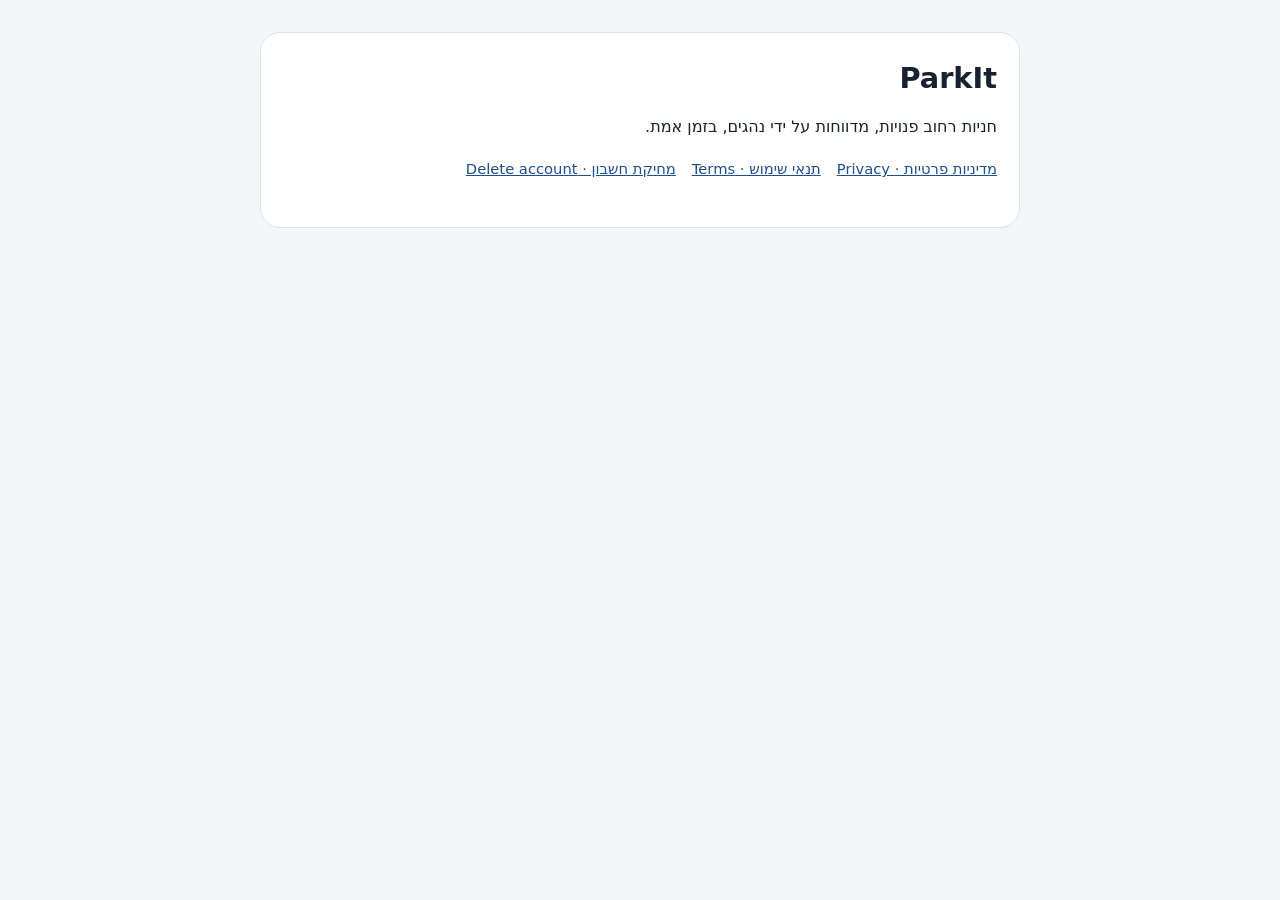
<file: index.html>
<!doctype html><html lang="he" dir="rtl"><head><meta charset="utf-8"><meta name="viewport" content="width=device-width,initial-scale=1">
<title>ParkIt</title><link rel="stylesheet" href="style.css"></head><body><main>
<h1>ParkIt</h1><p>חניות רחוב פנויות, מדווחות על ידי נהגים, בזמן אמת.</p>
<nav><a href="privacy.html">מדיניות פרטיות · Privacy</a><a href="terms.html">תנאי שימוש · Terms</a><a href="delete-account.html">מחיקת חשבון · Delete account</a></nav>
</main></body></html>
</file>
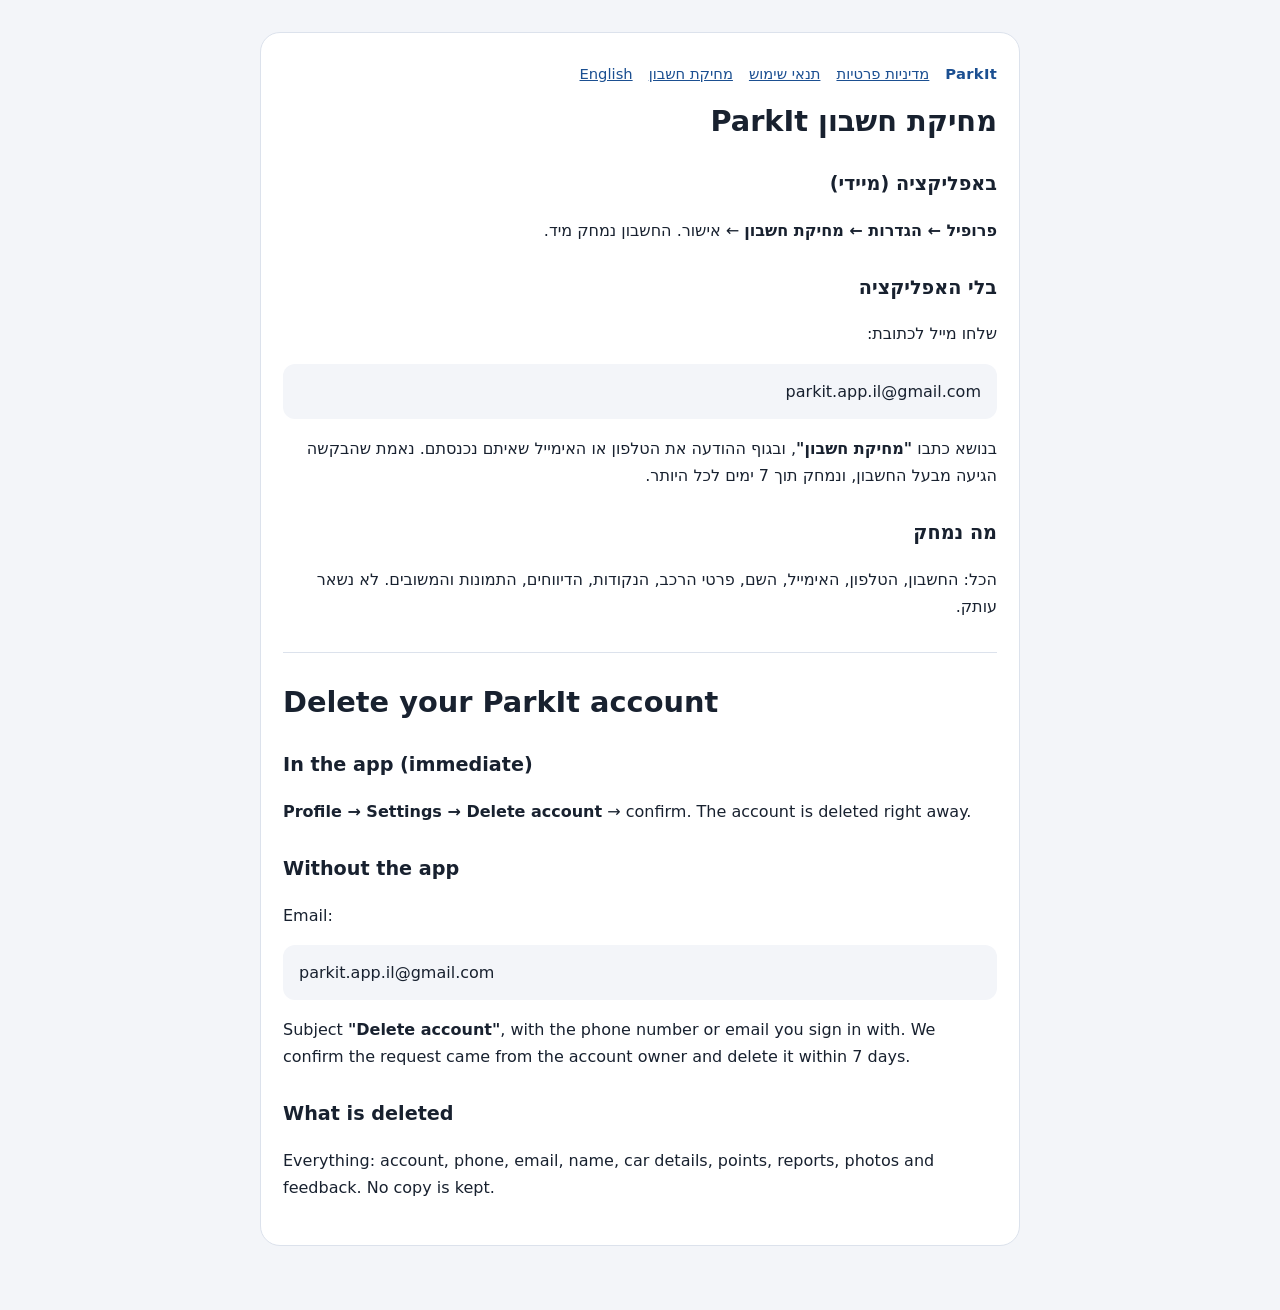
<file: delete-account.html>
<!doctype html><html lang="he" dir="rtl"><head><meta charset="utf-8"><meta name="viewport" content="width=device-width,initial-scale=1">
<title>ParkIt — מחיקת חשבון</title><link rel="stylesheet" href="style.css"></head><body><main>
<nav><span class="brand">ParkIt</span><a href="privacy.html">מדיניות פרטיות</a><a href="terms.html">תנאי שימוש</a><a href="delete-account.html">מחיקת חשבון</a><a href="#english">English</a></nav>
<h1>מחיקת חשבון ParkIt</h1>
<h2>באפליקציה (מיידי)</h2>
<p><b>פרופיל ← הגדרות ← מחיקת חשבון</b> ← אישור. החשבון נמחק מיד.</p>
<h2>בלי האפליקציה</h2>
<p>שלחו מייל לכתובת:</p><p class="box">parkit.app.il@gmail.com</p>
<p>בנושא כתבו <b>"מחיקת חשבון"</b>, ובגוף ההודעה את הטלפון או האימייל שאיתם נכנסתם. נאמת שהבקשה הגיעה מבעל החשבון, ונמחק תוך 7 ימים לכל היותר.</p>
<h2>מה נמחק</h2>
<p>הכל: החשבון, הטלפון, האימייל, השם, פרטי הרכב, הנקודות, הדיווחים, התמונות והמשובים. לא נשאר עותק.</p>
<hr id="english">
<div dir="ltr" lang="en">
<h1>Delete your ParkIt account</h1>
<h2>In the app (immediate)</h2><p><b>Profile → Settings → Delete account</b> → confirm. The account is deleted right away.</p>
<h2>Without the app</h2><p>Email:</p><p class="box">parkit.app.il@gmail.com</p>
<p>Subject <b>"Delete account"</b>, with the phone number or email you sign in with. We confirm the request came from the account owner and delete it within 7 days.</p>
<h2>What is deleted</h2><p>Everything: account, phone, email, name, car details, points, reports, photos and feedback. No copy is kept.</p>
</div></main></body></html>
</file>
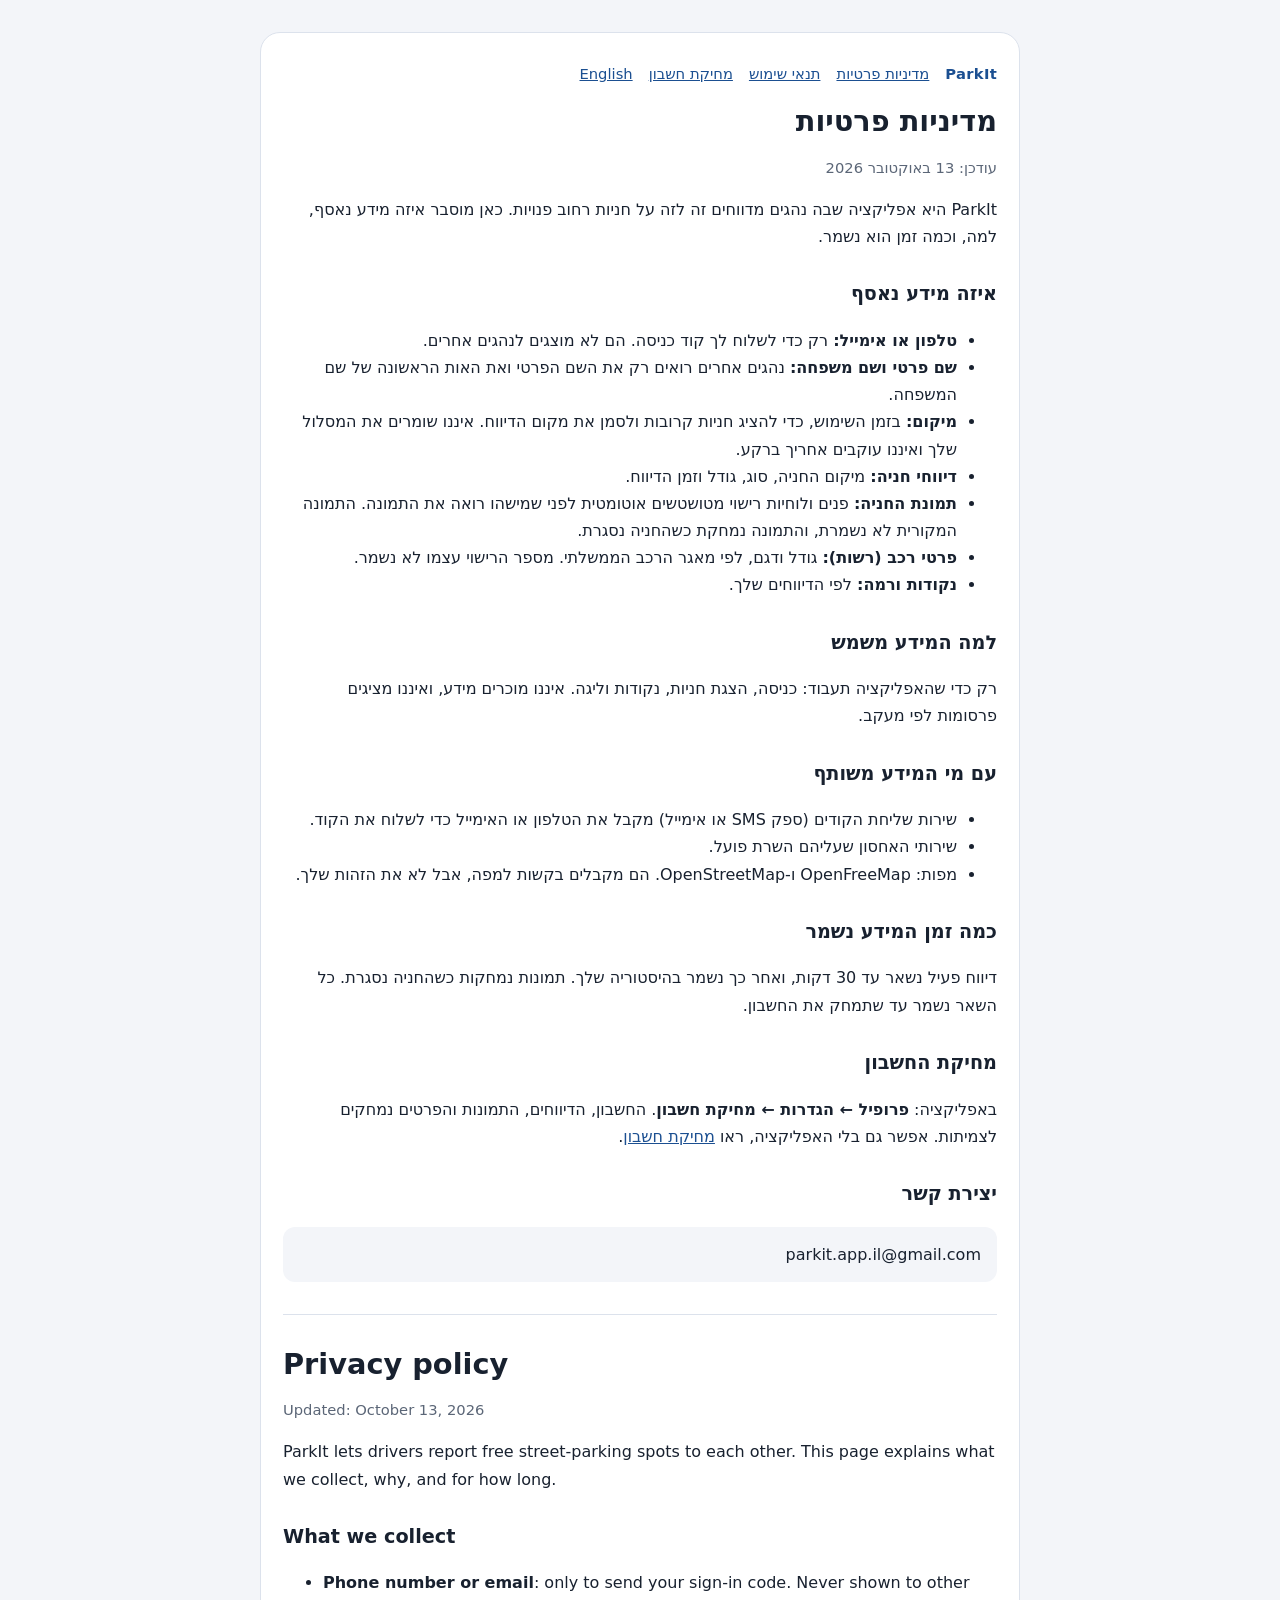
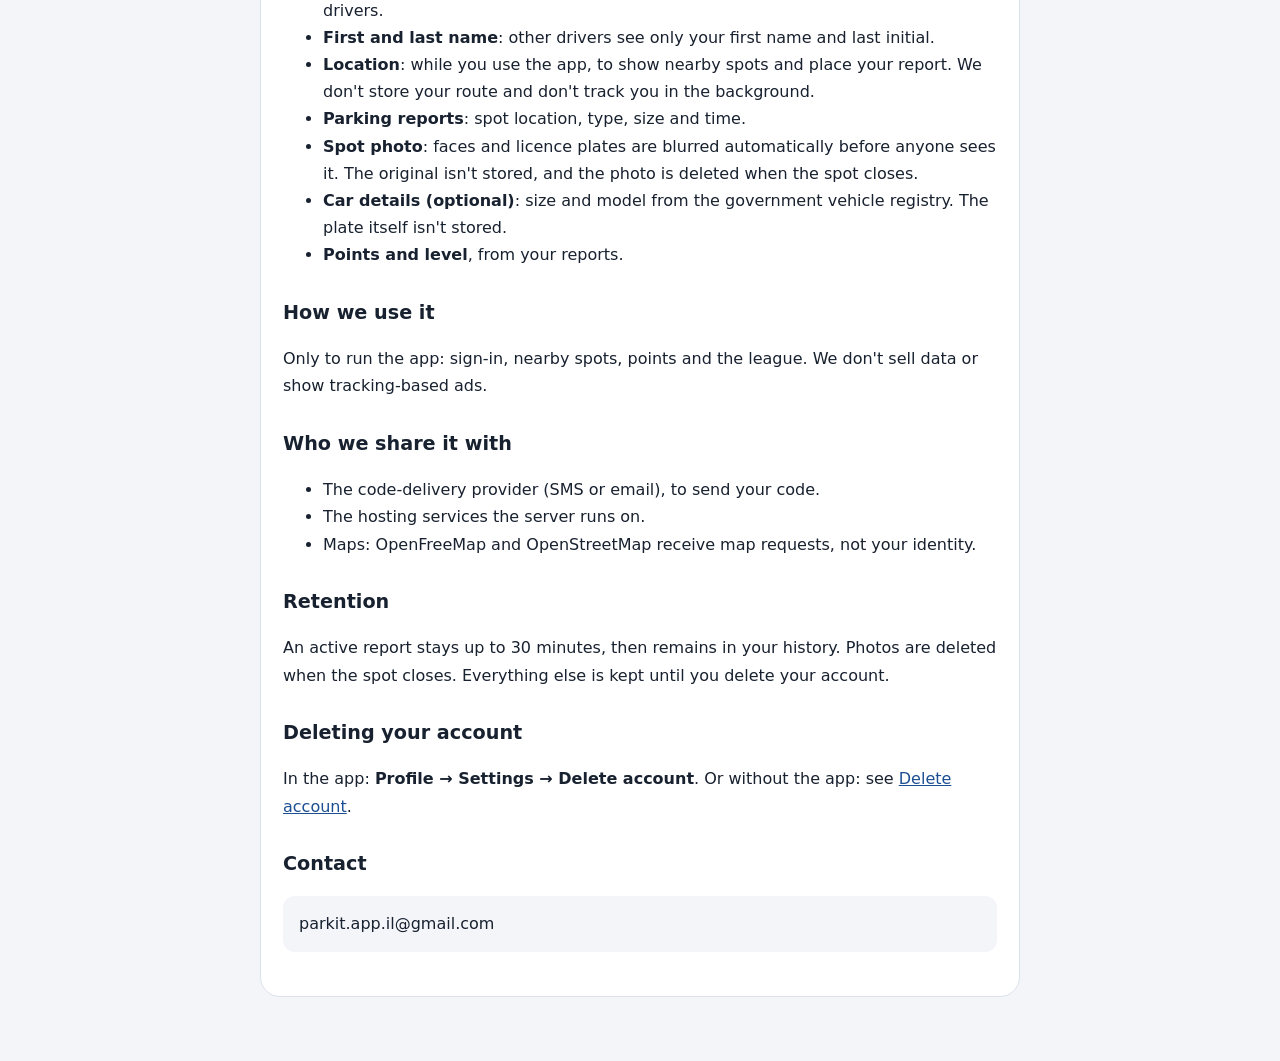
<file: privacy.html>
<!doctype html><html lang="he" dir="rtl"><head><meta charset="utf-8"><meta name="viewport" content="width=device-width,initial-scale=1">
<title>ParkIt — מדיניות פרטיות</title><link rel="stylesheet" href="style.css"></head><body><main>
<nav><span class="brand">ParkIt</span><a href="privacy.html">מדיניות פרטיות</a><a href="terms.html">תנאי שימוש</a><a href="delete-account.html">מחיקת חשבון</a><a href="#english">English</a></nav>
<h1>מדיניות פרטיות</h1><p class="muted">עודכן: 13 באוקטובר 2026</p>
<p>ParkIt היא אפליקציה שבה נהגים מדווחים זה לזה על חניות רחוב פנויות. כאן מוסבר איזה מידע נאסף, למה, וכמה זמן הוא נשמר.</p>
<h2>איזה מידע נאסף</h2>
<ul>
<li><b>טלפון או אימייל:</b> רק כדי לשלוח לך קוד כניסה. הם לא מוצגים לנהגים אחרים.</li>
<li><b>שם פרטי ושם משפחה:</b> נהגים אחרים רואים רק את השם הפרטי ואת האות הראשונה של שם המשפחה.</li>
<li><b>מיקום:</b> בזמן השימוש, כדי להציג חניות קרובות ולסמן את מקום הדיווח. איננו שומרים את המסלול שלך ואיננו עוקבים אחריך ברקע.</li>
<li><b>דיווחי חניה:</b> מיקום החניה, סוג, גודל וזמן הדיווח.</li>
<li><b>תמונת החניה:</b> פנים ולוחיות רישוי מטושטשים אוטומטית לפני שמישהו רואה את התמונה. התמונה המקורית לא נשמרת, והתמונה נמחקת כשהחניה נסגרת.</li>
<li><b>פרטי רכב (רשות):</b> גודל ודגם, לפי מאגר הרכב הממשלתי. מספר הרישוי עצמו לא נשמר.</li>
<li><b>נקודות ורמה:</b> לפי הדיווחים שלך.</li>
</ul>
<h2>למה המידע משמש</h2>
<p>רק כדי שהאפליקציה תעבוד: כניסה, הצגת חניות, נקודות וליגה. איננו מוכרים מידע, ואיננו מציגים פרסומות לפי מעקב.</p>
<h2>עם מי המידע משותף</h2>
<ul>
<li>שירות שליחת הקודים (ספק SMS או אימייל) מקבל את הטלפון או האימייל כדי לשלוח את הקוד.</li>
<li>שירותי האחסון שעליהם השרת פועל.</li>
<li>מפות: OpenFreeMap ו-OpenStreetMap. הם מקבלים בקשות למפה, אבל לא את הזהות שלך.</li>
</ul>
<h2>כמה זמן המידע נשמר</h2>
<p>דיווח פעיל נשאר עד 30 דקות, ואחר כך נשמר בהיסטוריה שלך. תמונות נמחקות כשהחניה נסגרת. כל השאר נשמר עד שתמחק את החשבון.</p>
<h2>מחיקת החשבון</h2>
<p>באפליקציה: <b>פרופיל ← הגדרות ← מחיקת חשבון</b>. החשבון, הדיווחים, התמונות והפרטים נמחקים לצמיתות. אפשר גם בלי האפליקציה, ראו <a href="delete-account.html">מחיקת חשבון</a>.</p>
<h2>יצירת קשר</h2>
<p class="box">parkit.app.il@gmail.com</p>
<hr id="english">
<div dir="ltr" lang="en">
<h1>Privacy policy</h1><p class="muted">Updated: October 13, 2026</p>
<p>ParkIt lets drivers report free street-parking spots to each other. This page explains what we collect, why, and for how long.</p>
<h2>What we collect</h2>
<ul>
<li><b>Phone number or email</b>: only to send your sign-in code. Never shown to other drivers.</li>
<li><b>First and last name</b>: other drivers see only your first name and last initial.</li>
<li><b>Location</b>: while you use the app, to show nearby spots and place your report. We don't store your route and don't track you in the background.</li>
<li><b>Parking reports</b>: spot location, type, size and time.</li>
<li><b>Spot photo</b>: faces and licence plates are blurred automatically before anyone sees it. The original isn't stored, and the photo is deleted when the spot closes.</li>
<li><b>Car details (optional)</b>: size and model from the government vehicle registry. The plate itself isn't stored.</li>
<li><b>Points and level</b>, from your reports.</li>
</ul>
<h2>How we use it</h2><p>Only to run the app: sign-in, nearby spots, points and the league. We don't sell data or show tracking-based ads.</p>
<h2>Who we share it with</h2><ul><li>The code-delivery provider (SMS or email), to send your code.</li><li>The hosting services the server runs on.</li><li>Maps: OpenFreeMap and OpenStreetMap receive map requests, not your identity.</li></ul>
<h2>Retention</h2><p>An active report stays up to 30 minutes, then remains in your history. Photos are deleted when the spot closes. Everything else is kept until you delete your account.</p>
<h2>Deleting your account</h2><p>In the app: <b>Profile → Settings → Delete account</b>. Or without the app: see <a href="delete-account.html">Delete account</a>.</p>
<h2>Contact</h2><p class="box">parkit.app.il@gmail.com</p>
</div></main></body></html>
</file>
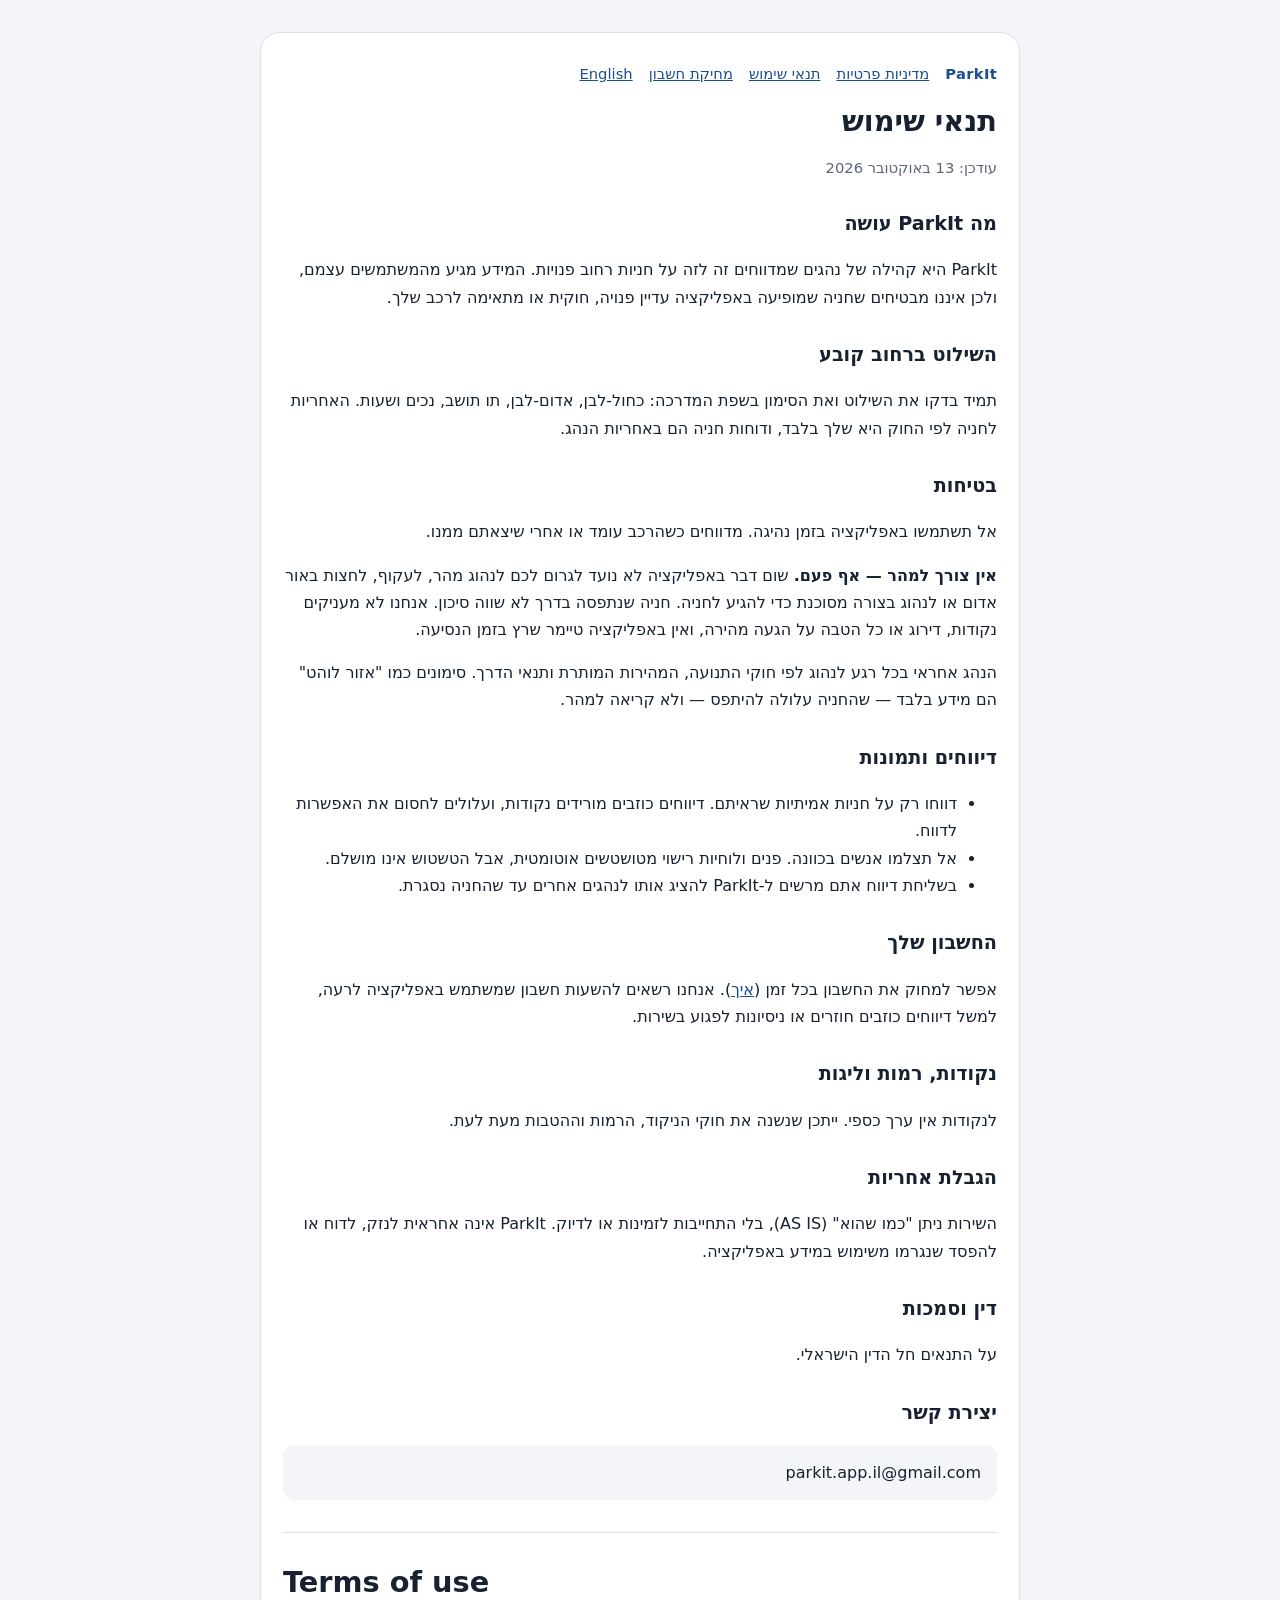
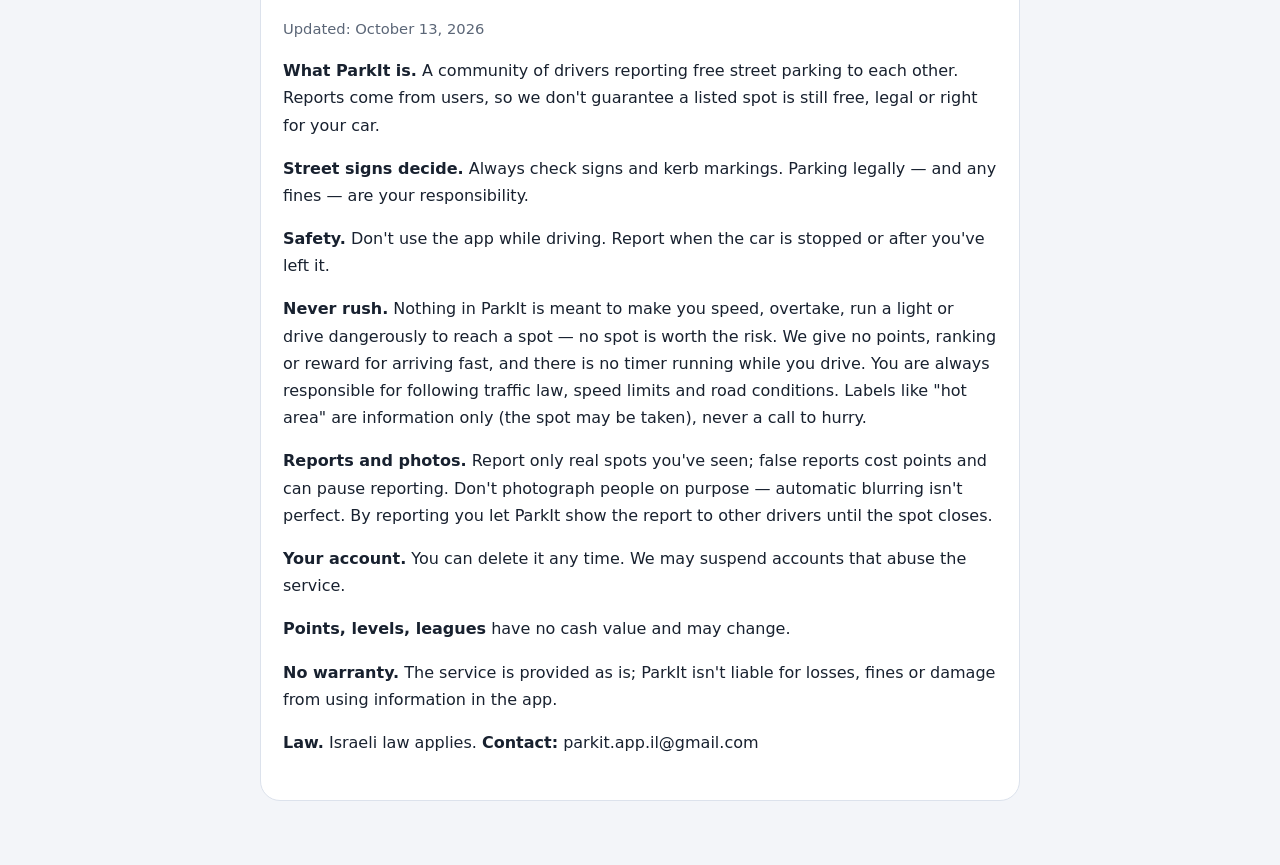
<file: terms.html>
<!doctype html><html lang="he" dir="rtl"><head><meta charset="utf-8"><meta name="viewport" content="width=device-width,initial-scale=1">
<title>ParkIt — תנאי שימוש</title><link rel="stylesheet" href="style.css"></head><body><main>
<nav><span class="brand">ParkIt</span><a href="privacy.html">מדיניות פרטיות</a><a href="terms.html">תנאי שימוש</a><a href="delete-account.html">מחיקת חשבון</a><a href="#english">English</a></nav>
<h1>תנאי שימוש</h1><p class="muted">עודכן: 13 באוקטובר 2026</p>
<h2>מה ParkIt עושה</h2>
<p>ParkIt היא קהילה של נהגים שמדווחים זה לזה על חניות רחוב פנויות. המידע מגיע מהמשתמשים עצמם, ולכן איננו מבטיחים שחניה שמופיעה באפליקציה עדיין פנויה, חוקית או מתאימה לרכב שלך.</p>
<h2>השילוט ברחוב קובע</h2>
<p>תמיד בדקו את השילוט ואת הסימון בשפת המדרכה: כחול-לבן, אדום-לבן, תו תושב, נכים ושעות. האחריות לחניה לפי החוק היא שלך בלבד, ודוחות חניה הם באחריות הנהג.</p>
<h2>בטיחות</h2>
<p>אל תשתמשו באפליקציה בזמן נהיגה. מדווחים כשהרכב עומד או אחרי שיצאתם ממנו.</p>
<p><b>אין צורך למהר — אף פעם.</b> שום דבר באפליקציה לא נועד לגרום לכם לנהוג מהר, לעקוף, לחצות באור אדום או לנהוג בצורה מסוכנת כדי להגיע לחניה. חניה שנתפסה בדרך לא שווה סיכון. אנחנו לא מעניקים נקודות, דירוג או כל הטבה על הגעה מהירה, ואין באפליקציה טיימר שרץ בזמן הנסיעה.</p>
<p>הנהג אחראי בכל רגע לנהוג לפי חוקי התנועה, המהירות המותרת ותנאי הדרך. סימונים כמו "אזור לוהט" הם מידע בלבד — שהחניה עלולה להיתפס — ולא קריאה למהר.</p>
<h2>דיווחים ותמונות</h2>
<ul>
<li>דווחו רק על חניות אמיתיות שראיתם. דיווחים כוזבים מורידים נקודות, ועלולים לחסום את האפשרות לדווח.</li>
<li>אל תצלמו אנשים בכוונה. פנים ולוחיות רישוי מטושטשים אוטומטית, אבל הטשטוש אינו מושלם.</li>
<li>בשליחת דיווח אתם מרשים ל-ParkIt להציג אותו לנהגים אחרים עד שהחניה נסגרת.</li>
</ul>
<h2>החשבון שלך</h2>
<p>אפשר למחוק את החשבון בכל זמן (<a href="delete-account.html">איך</a>). אנחנו רשאים להשעות חשבון שמשתמש באפליקציה לרעה, למשל דיווחים כוזבים חוזרים או ניסיונות לפגוע בשירות.</p>
<h2>נקודות, רמות וליגות</h2>
<p>לנקודות אין ערך כספי. ייתכן שנשנה את חוקי הניקוד, הרמות וההטבות מעת לעת.</p>
<h2>הגבלת אחריות</h2>
<p>השירות ניתן "כמו שהוא" (AS IS), בלי התחייבות לזמינות או לדיוק. ParkIt אינה אחראית לנזק, לדוח או להפסד שנגרמו משימוש במידע באפליקציה.</p>
<h2>דין וסמכות</h2>
<p>על התנאים חל הדין הישראלי.</p>
<h2>יצירת קשר</h2><p class="box">parkit.app.il@gmail.com</p>
<hr id="english">
<div dir="ltr" lang="en">
<h1>Terms of use</h1><p class="muted">Updated: October 13, 2026</p>
<p><b>What ParkIt is.</b> A community of drivers reporting free street parking to each other. Reports come from users, so we don't guarantee a listed spot is still free, legal or right for your car.</p>
<p><b>Street signs decide.</b> Always check signs and kerb markings. Parking legally — and any fines — are your responsibility.</p>
<p><b>Safety.</b> Don't use the app while driving. Report when the car is stopped or after you've left it.</p>
<p><b>Never rush.</b> Nothing in ParkIt is meant to make you speed, overtake, run a light or drive dangerously to reach a spot — no spot is worth the risk. We give no points, ranking or reward for arriving fast, and there is no timer running while you drive. You are always responsible for following traffic law, speed limits and road conditions. Labels like "hot area" are information only (the spot may be taken), never a call to hurry.</p>
<p><b>Reports and photos.</b> Report only real spots you've seen; false reports cost points and can pause reporting. Don't photograph people on purpose — automatic blurring isn't perfect. By reporting you let ParkIt show the report to other drivers until the spot closes.</p>
<p><b>Your account.</b> You can delete it any time. We may suspend accounts that abuse the service.</p>
<p><b>Points, levels, leagues</b> have no cash value and may change.</p>
<p><b>No warranty.</b> The service is provided as is; ParkIt isn't liable for losses, fines or damage from using information in the app.</p>
<p><b>Law.</b> Israeli law applies. <b>Contact:</b> parkit.app.il@gmail.com</p>
</div></main></body></html>
</file>
<file: style.css>
:root{--bg:#F3F5F9;--surface:#fff;--ink:#18212F;--muted:#5B6677;--line:#DCE2EC;--brand:#1B4F91}
@media (prefers-color-scheme:dark){:root{--bg:#0E141D;--surface:#161E2A;--ink:#E7ECF3;--muted:#9AA6B6;--line:#283345;--brand:#8DB6EE;color-scheme:dark}}
*{box-sizing:border-box}body{margin:0;background:var(--bg);color:var(--ink);font:16px/1.7 "Heebo","Arial Hebrew",system-ui,sans-serif;padding:32px 16px 64px}
main{max-width:760px;margin:0 auto;background:var(--surface);border:1px solid var(--line);border-radius:20px;padding:28px 22px}
h1{margin:0 0 4px;font-size:1.8rem;line-height:1.25}h2{margin:28px 0 8px;font-size:1.2rem}
p,li{color:var(--ink)}.muted{color:var(--muted);font-size:.92rem}a{color:var(--brand)}
.brand{color:var(--brand);font-weight:700;letter-spacing:.02em}hr{border:0;border-top:1px solid var(--line);margin:32px 0}
nav{display:flex;gap:16px;flex-wrap:wrap;margin-bottom:18px;font-size:.92rem}
.box{background:var(--bg);border-radius:12px;padding:14px 16px}code{direction:ltr;unicode-bidi:embed}
</file>
